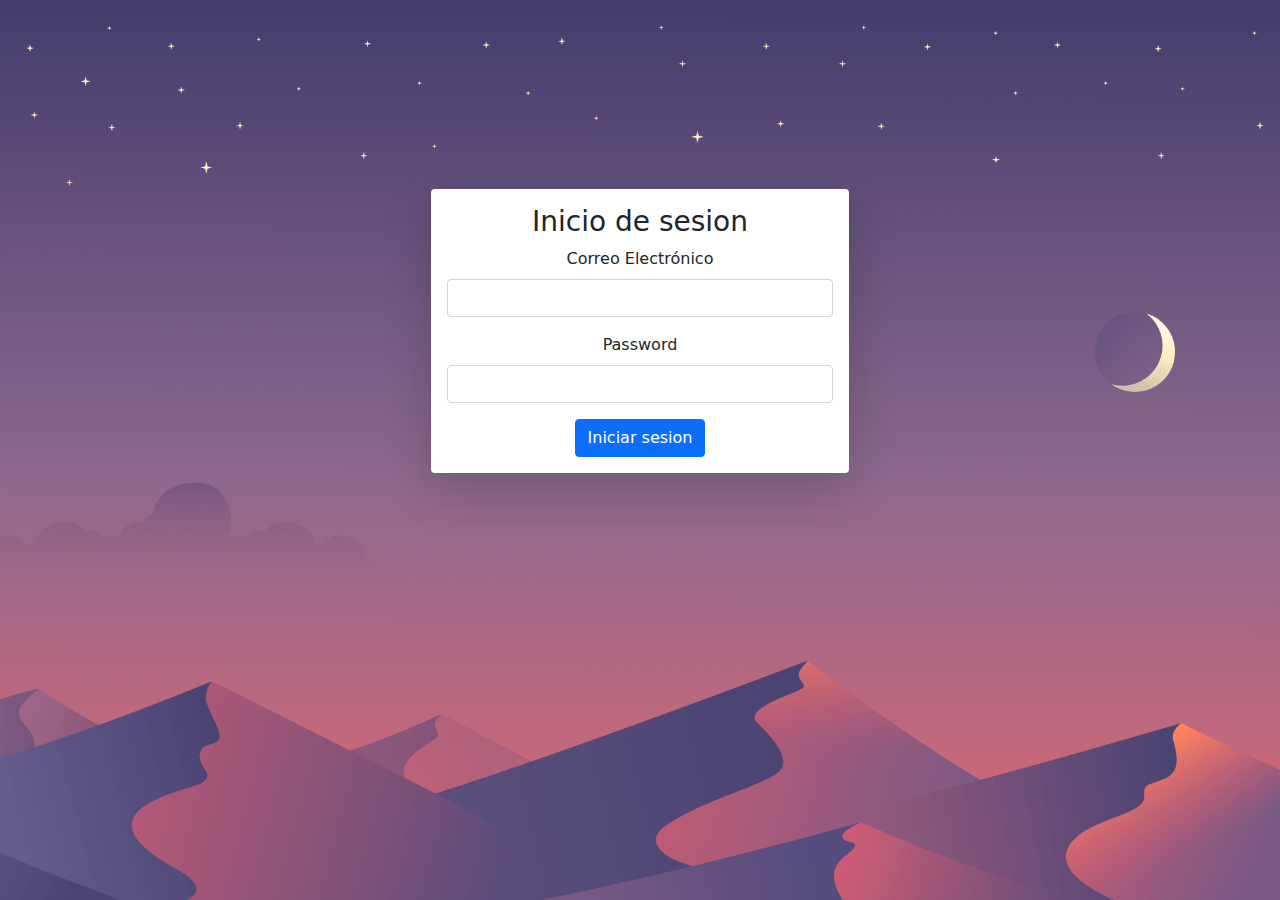
<file: index.html>
<!DOCTYPE html>
<html lang="en">

<head>
    <meta charset="UTF-8">
    <meta http-equiv="X-UA-Compatible" content="IE=edge">
    <meta name="viewport" content="width=device-width, initial-scale=1.0">
    <link rel="stylesheet" href="./css/bootstrap.min.css">
    <link rel="stylesheet" href="./js/bootstrap.min.js">
    <link rel="stylesheet" href="./style.css">
    <title>Examen</title>
</head>

<body>
    <div id="father" class="container-fluid">
        <div id="son" class="col-12 col-md-4 shadow-lg p-3 mb-5 bg-body rounded">
            <form class="text-center">
                <div class="mb-3">
                    <h3>Inicio de sesion</h3>
                    <label for="exampleInputEmail1" class="form-label">Correo Electrónico</label>
                    <input type="email" class="form-control" id="exampleInputEmail1" aria-describedby="emailHelp"required>
                    
                </div>
                <div class="mb-3">
                    <label for="exampleInputPassword1" class="form-label">Password</label>
                    <input type="password" class="form-control" id="exampleInputPassword1" required>
                </div>

                <button type="submit" class="btn btn-primary" onclick="location.href='./index2.html'">Iniciar sesion</button>
            </form>
        </div>
    </div>


</body>

</html>
</file>
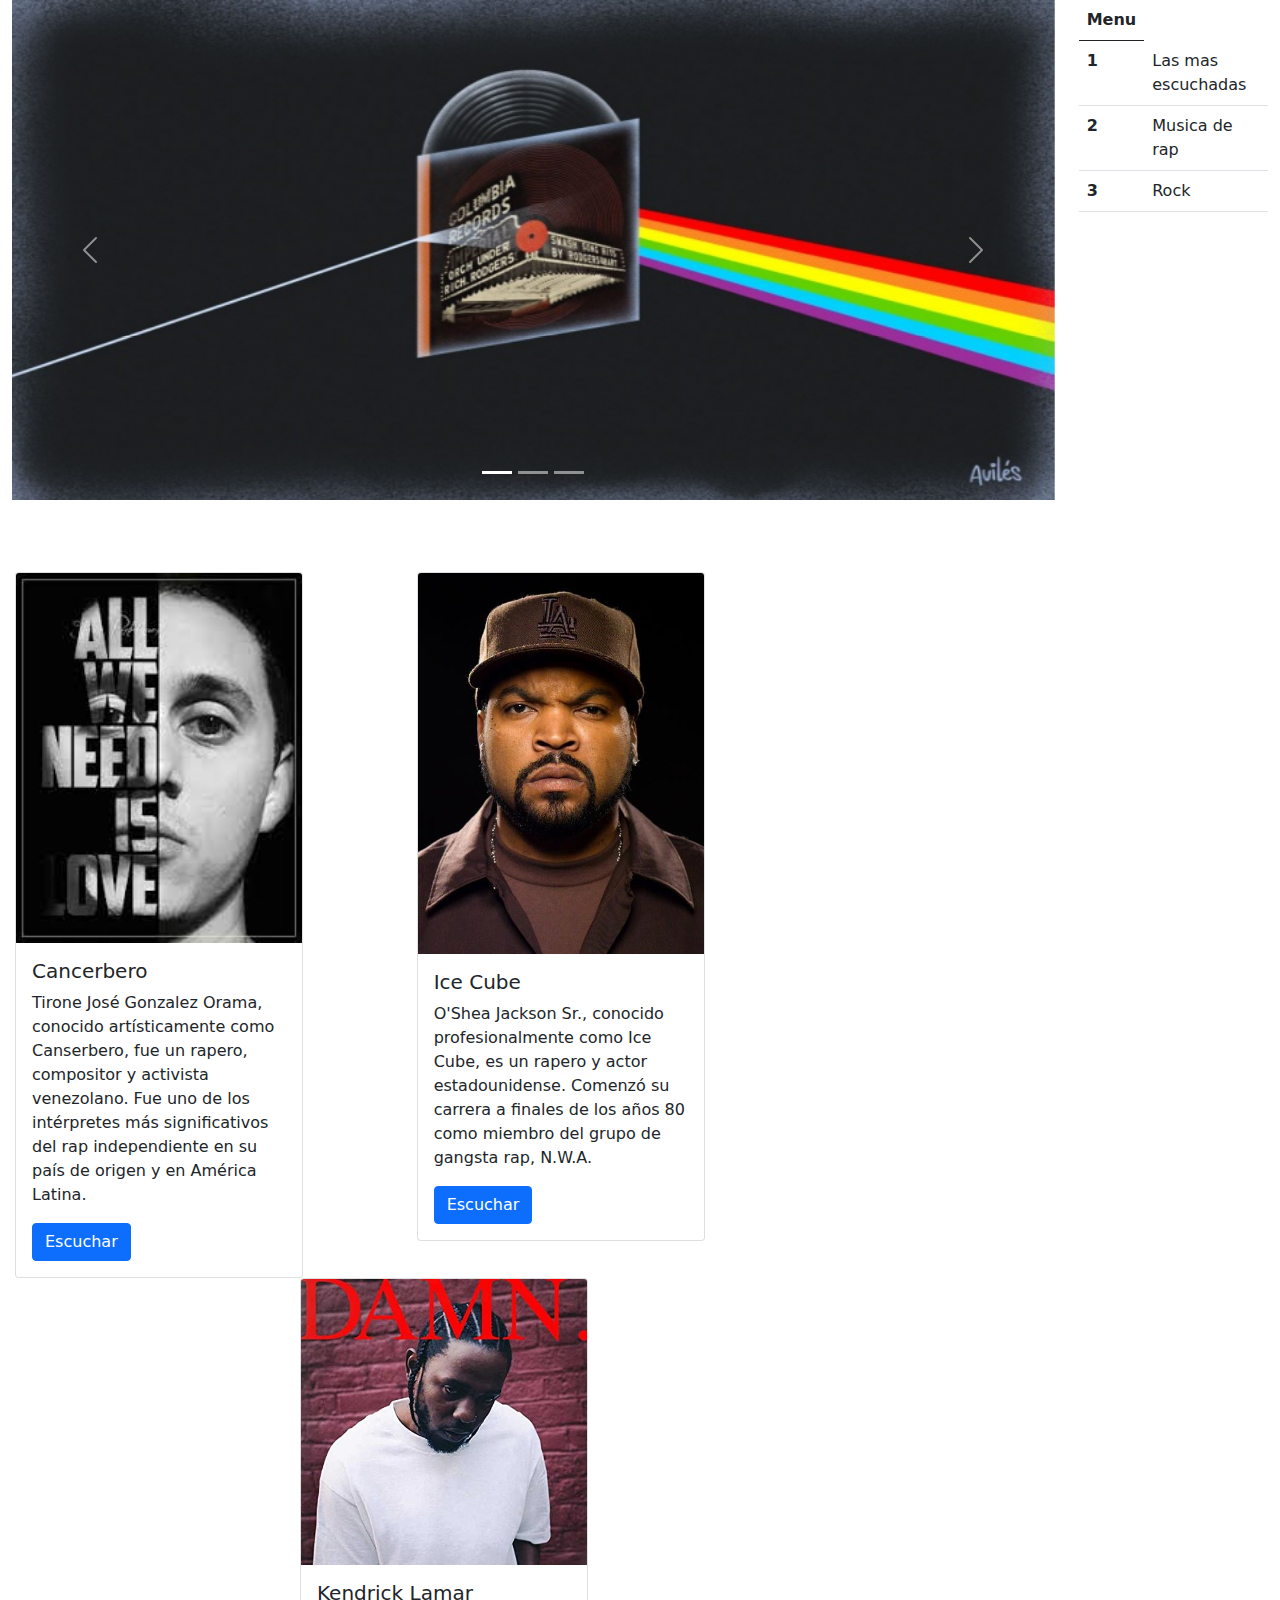
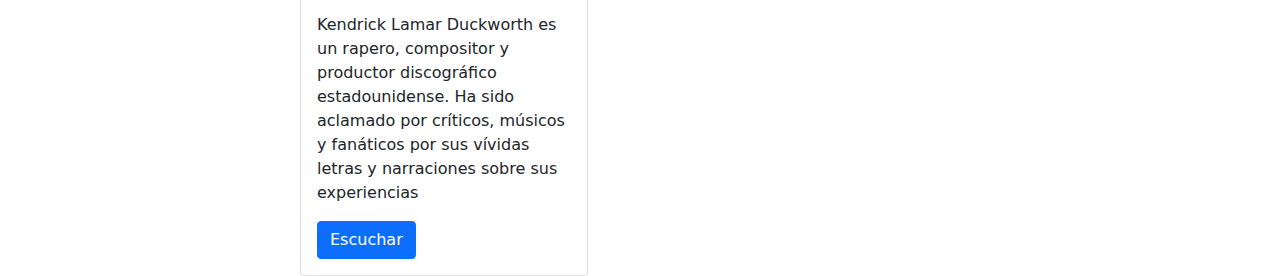
<file: index2.html>
<!DOCTYPE html>
<html lang="en">
<head>
    <meta charset="UTF-8">
    <meta http-equiv="X-UA-Compatible" content="IE=edge">
    <meta name="viewport" content="width=device-width, initial-scale=1.0">
    <link rel="stylesheet" href="./css/bootstrap.min.css">
    
    <title>Examen</title>
</head>
<body>
    <div class="container-fluid ">
        <div class="row ">
            <div class="col-12 col-md-10" >
                <section>
                    <div id="carouselExampleIndicators" class="carousel slide" data-bs-ride="carousel">
                        <div class="carousel-indicators">
                          <button type="button" data-bs-target="#carouselExampleIndicators" data-bs-slide-to="0" class="active" aria-current="true" aria-label="Slide 1"></button>
                          <button type="button" data-bs-target="#carouselExampleIndicators" data-bs-slide-to="1" aria-label="Slide 2"></button>
                          <button type="button" data-bs-target="#carouselExampleIndicators" data-bs-slide-to="2" aria-label="Slide 3"></button>
                        </div>
                        <div class="carousel-inner">
                          <div class="carousel-item active">
                            <img src="./assets/img/album.jpg" class="d-block w-100" width="100" height="500" alt="">
                          </div>
                          <div class="carousel-item"> 
                            <img src="./assets/img/nirvana.jpg" class="d-block w-100" width="100" height="500" alt="">
                          </div>
                          <div class="carousel-item">
                            <img src="./assets/img/dragons.jpg" class="d-block w-100" width="100" height="500"  alt="">
                          </div>
                        </div>
                        <button class="carousel-control-prev" type="button" data-bs-target="#carouselExampleIndicators" data-bs-slide="prev">
                          <span class="carousel-control-prev-icon" aria-hidden="true"></span>
                          <span class="visually-hidden">Previous</span>
                        </button>
                        <button class="carousel-control-next" type="button" data-bs-target="#carouselExampleIndicators" data-bs-slide="next">
                          <span class="carousel-control-next-icon" aria-hidden="true"></span>
                          <span class="visually-hidden">Next</span>
                        </button>
                      </div>
                      <br>
                      <br>
                      <br>
                      <div class="row">
                        <div class="col-12 col-md-3" style="padding:0 15px;">
                            <div class="card" style="width: 18rem;" >
                                <img src="./assets/img/cancerbero.jpg" class="card-img-top" alt="...">
                                <div class="card-body">
                                  <h5 class="card-title">Cancerbero</h5>
                                  <p class="card-text">Tirone José Gonzalez Orama, conocido artísticamente como Canserbero, fue un rapero, compositor y activista venezolano. Fue uno de los intérpretes más significativos del rap independiente en su país de origen​ y en América Latina.​</p>
                                  <button type="submit" class="btn btn-primary" onclick="location.href='indexSong.html'">Escuchar</button>
                                </div>
                            </div>
                        </div>
                        <div class="col-12 col-md-3" style="padding:0 150px;">
                            <div class="card" style="width: 18rem;">
                                <img src="./assets/img/ice.jpg" class="card-img-top" alt="...">
                                <div class="card-body">
                                  <h5 class="card-title">Ice Cube</h5>
                                  <p class="card-text">O'Shea Jackson Sr., conocido profesionalmente como Ice Cube, es un rapero y actor estadounidense.​ Comenzó su carrera a finales de los años 80 como miembro del grupo de gangsta rap, N.W.A.</p>
                                  <button type="submit" class="btn btn-primary" onclick="location.href='indexSong.html'">Escuchar</button>
                                </div>
                            </div>
                        </div>
                        <div class="col-12 col-md-3" style="padding:0 300px;">
                            <div class="card" style="width: 18rem;">
                                <img src="./assets/img/lamar.jpg" class="card-img-top" alt="...">
                                <div class="card-body">
                                  <h5 class="card-title">Kendrick Lamar</h5>
                                  <p class="card-text">Kendrick Lamar Duckworth es un rapero, compositor y productor discográfico estadounidense. Ha sido aclamado por críticos, músicos y fanáticos por sus vívidas letras y narraciones sobre sus experiencias</p>
                                  <button type="submit" class="btn btn-primary" onclick="location.href='indexSong.html'">Escuchar</button>
                                </div>
                            </div>
                        </div>
                      </div>
                </section>
            </div>
            <div class="col-12 col-md-2">
                <aside>
                    <table class="table">
                        <thead>
                          <tr>
                            <th scope="col">Menu</th>
                          </tr>
                        </thead>
                        <tbody>
                          <tr>
                            <th scope="row">1</th>
                            <td>Las mas escuchadas</td>
                          </tr>
                          <tr>
                            <th scope="row">2</th>
                            <td>Musica de rap</td>
                          </tr>
                          <tr>
                            <th scope="row">3</th>
                            <td>Rock</td>
                          </tr>
                        </tbody>
                      </table>
                </aside>
            </div>
        </div>
    </div>
    <script src="./js/bootstrap.min.js"></script>
    <script>
        feather.replace();
    </script>
</body>
</html>
</file>
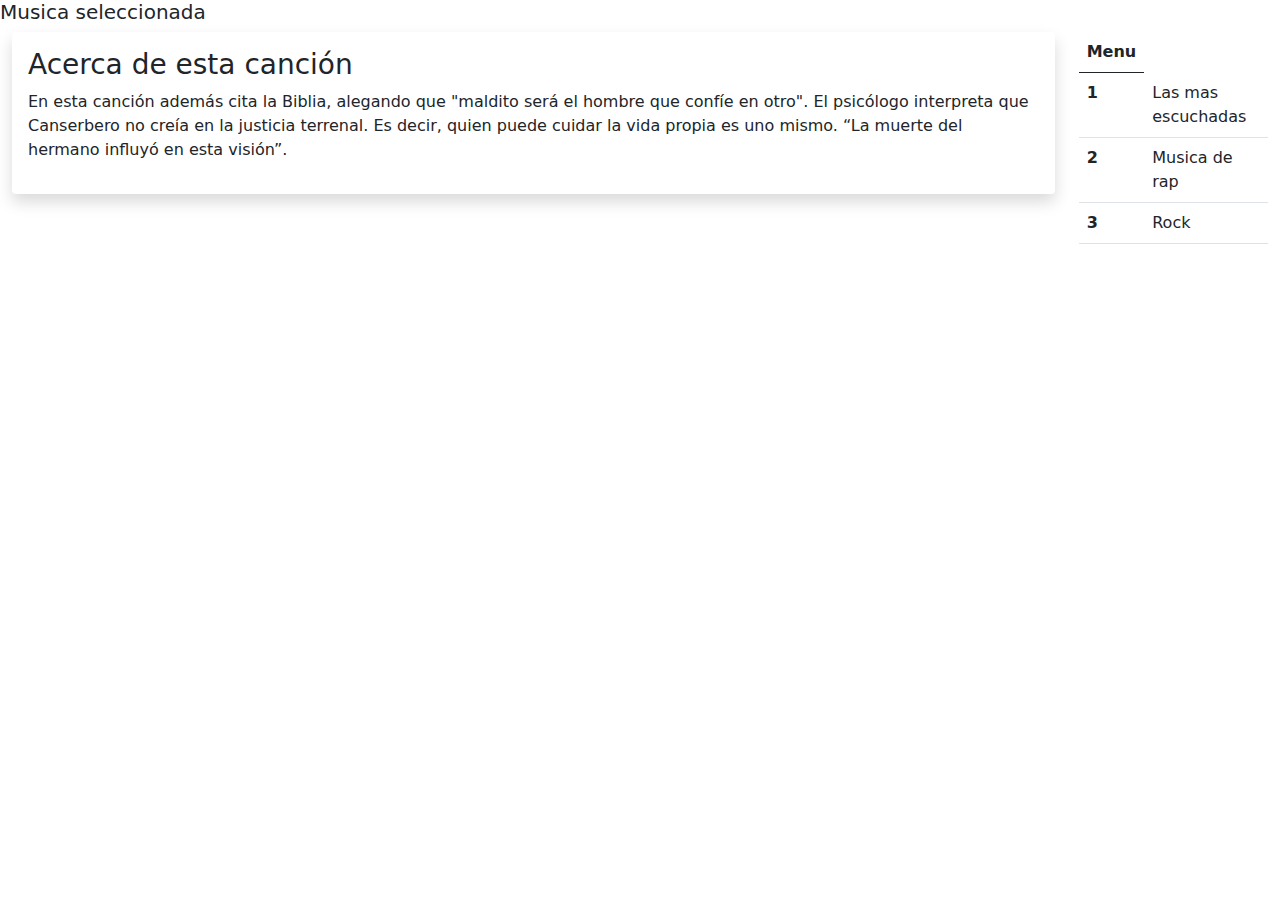
<file: indexSong.html>
<!DOCTYPE html>
<html lang="en">
<head>
    <meta charset="UTF-8">
    <meta http-equiv="X-UA-Compatible" content="IE=edge">
    <meta name="viewport" content="width=device-width, initial-scale=1.0">
    <link rel="stylesheet" href="./css/bootstrap.min.css">
    <title>Musica</title>
</head>
<body>
    <h5>Musica seleccionada</h5>
    <div class="container-fluid">
        <div class="row">
            <div class="col-12 col-md-10">
                <section class="shadow p-3 mb-5 bg-body rounded">
                    <h3>Acerca de esta canción</h3>
                    <p>En esta canción además cita la Biblia, alegando que "maldito será el hombre que confíe en otro". El psicólogo interpreta que Canserbero no creía en la justicia terrenal. Es decir, quien puede cuidar la vida propia es uno mismo. “La muerte del hermano influyó en esta visión”.</p>
                </section>
            </div>
            <div class="col-12 col-md-2">
                <aside>
                    <table class="table">
                        <thead>
                          <tr>
                            <th scope="col">Menu</th>
                          </tr>
                        </thead>
                        <tbody>
                          <tr>
                            <th scope="row">1</th>
                            <td>Las mas escuchadas</td>
                          </tr>
                          <tr>
                            <th scope="row">2</th>
                            <td>Musica de rap</td>
                          </tr>
                          <tr>
                            <th scope="row">3</th>
                            <td>Rock</td>
                          </tr>
                        </tbody>
                      </table>
                </aside>
            </div>
            <div class="col-12">
                <video src="https://www.youtube.com/watch?v=a9jxNusr0tE" poster="https://www.google.com/imgres?imgurl=https%3A%2F%2Flookaside.fbsbx.com%2Flookaside%2Fcrawler%2Fmedia%2F%3Fmedia_id%3D109323797197227&imgrefurl=https%3A%2F%2Fwww.facebook.com%2Fpages%2Fcategory%2Fvideo-games%2FM%25C3%25BAsica-De-Cancerbero-En-Vivo-109322163864057%2F&tbnid=xeOzmhJPP1JaZM&vet=12ahUKEwjpkO-f1eX8AhW4It4AHTW8AQMQMygCegUIARDqAQ..i&docid=Dr3Au9zlz2PcgM&w=554&h=554&q=cancerbero&ved=2ahUKEwjpkO-f1eX8AhW4It4AHTW8AQMQMygCegUIARDqAQ"></video>
            </div>
        </div>
    </div>
</body>
</html>
</file>
<file: style.css>
#father{
   position: absolute;
   background-size: cover;
   background-image: url(./assets/img/image.png);
   width : 100%;
	height : 100%;
}

#son{
    margin: 0px auto;
    margin-top: 5cm;
}
</file>
